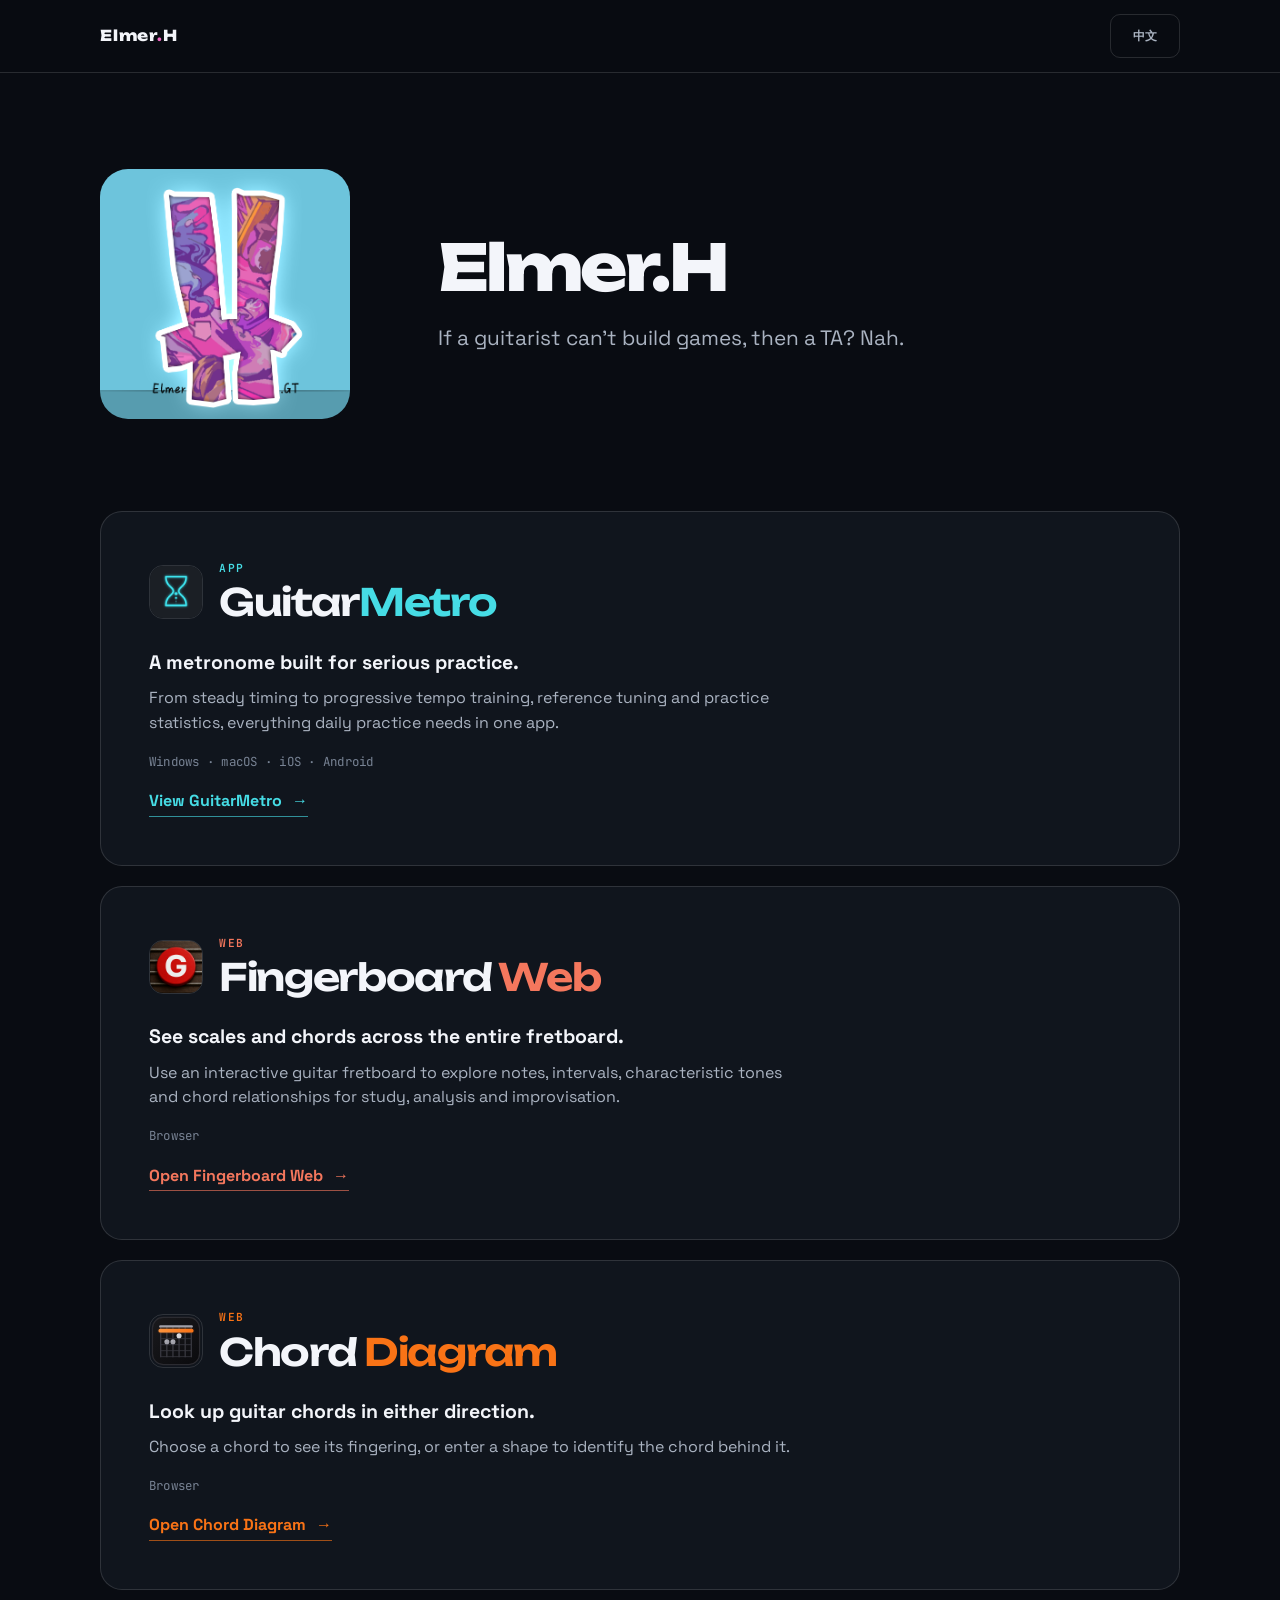
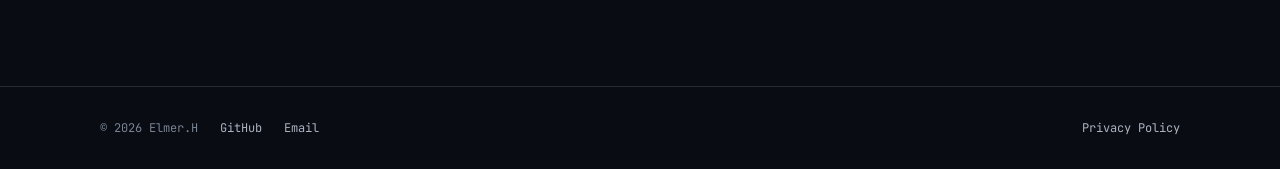
<file: index.html>
<!doctype html>
<html lang="en">
<head>
  <meta charset="utf-8">
  <meta name="viewport" content="width=device-width, initial-scale=1">
  <meta name="application-version" content="1.1.1">
  <title>Elmer.H — Apps &amp; Web Tools</title>
  <meta name="description" content="Independent apps and web tools by Elmer.H: GuitarMetro, Fingerboard Web and Chord Diagram.">
  <meta name="theme-color" content="#090c12">
  <meta property="og:title" content="Elmer.H — Apps &amp; Web Tools">
  <meta property="og:description" content="Independent apps and web tools by Elmer.H.">
  <meta property="og:type" content="website">
  <meta property="og:url" content="https://elmerh.com/">
  <meta property="og:image" content="https://elmerh.com/assets/logo.png">
  <link rel="canonical" href="https://elmerh.com/">
  <link rel="icon" href="assets/logo-mark.png" type="image/png">
  <link rel="stylesheet" href="assets/fonts.css">
  <style>
    :root {
      color-scheme: dark;
      --background: #090c12;
      --surface: #10151d;
      --text: #f3f5fa;
      --text-secondary: #aab3c1;
      --text-tertiary: #788394;
      --outline: rgba(255, 255, 255, 0.13);
      --outline-strong: rgba(255, 255, 255, 0.25);
      --focus: #f6b8e2;
      --brand: #f266c6;
      --guitarmetro: #46dce5;
      --fingerboard: #f4775d;
      --chord-diagram: #f97316;
      --display: "Unbounded", "Segoe UI Variable", sans-serif;
      --body: "Space Grotesk", "Segoe UI Variable", "PingFang SC", "Microsoft YaHei", sans-serif;
      --label: "JetBrains Mono", "Cascadia Code", monospace;
    }

    * { box-sizing: border-box; }
    html { min-width: 240px; background: var(--background); }

    body {
      min-height: 100vh;
      min-height: 100svh;
      margin: 0;
      color: var(--text);
      background: var(--background);
      font-family: var(--body);
      font-size: 1rem;
      line-height: 1.55;
      overflow-x: hidden;
    }

    a, button { -webkit-tap-highlight-color: transparent; }

    :focus-visible {
      outline: 3px solid var(--focus);
      outline-offset: 4px;
    }

    .shell {
      width: min(1080px, calc(100% - 48px));
      margin-inline: auto;
    }

    .skip-link {
      position: fixed;
      top: 12px;
      left: 12px;
      z-index: 30;
      padding: 10px 14px;
      border-radius: 8px;
      color: var(--background);
      background: var(--focus);
      font-weight: 700;
      text-decoration: none;
      transform: translateY(-160%);
    }

    .skip-link:focus { transform: translateY(0); }

    header {
      position: sticky;
      top: 0;
      z-index: 20;
      border-bottom: 1px solid var(--outline);
      background: rgba(9, 12, 18, 0.92);
      backdrop-filter: blur(14px);
      -webkit-backdrop-filter: blur(14px);
    }

    .nav {
      min-height: 72px;
      display: flex;
      align-items: center;
      gap: 18px;
    }

    .brand {
      color: var(--text);
      font-family: var(--display);
      font-size: 0.94rem;
      font-weight: 700;
      letter-spacing: 0.05em;
      text-decoration: none;
    }

    .brand-dot { color: var(--brand); }
    .nav-spacer { flex: 1; }

    .lang-button {
      min-width: 70px;
      min-height: 44px;
      padding: 8px 14px;
      border: 1px solid var(--outline);
      border-radius: 10px;
      color: var(--text-secondary);
      background: transparent;
      font-family: var(--label);
      font-size: 0.78rem;
      font-weight: 600;
      cursor: pointer;
      transition: color 150ms ease, border-color 150ms ease, background-color 150ms ease;
    }

    .lang-button:hover {
      color: var(--text);
      border-color: var(--outline-strong);
      background: rgba(255, 255, 255, 0.04);
    }

    main { padding-block: clamp(54px, 8vw, 96px); }

    .hero {
      display: grid;
      grid-template-columns: minmax(190px, 250px) minmax(0, 1fr);
      align-items: center;
      gap: clamp(42px, 7vw, 88px);
      padding-bottom: clamp(58px, 8vw, 92px);
    }

    .hero-logo {
      width: 100%;
      height: auto;
      aspect-ratio: 1;
      display: block;
      border-radius: 28px;
      object-fit: cover;
    }

    h1 {
      margin: 0;
      font-family: var(--display);
      font-size: clamp(2.25rem, 5vw, 4rem);
      font-weight: 700;
      letter-spacing: -0.04em;
      line-height: 1;
    }

    .personal-line {
      max-width: 36ch;
      margin: 24px 0 0;
      color: var(--text-secondary);
      font-size: clamp(1.05rem, 2vw, 1.3rem);
      line-height: 1.45;
    }

    .products {
      display: grid;
      gap: 20px;
    }

    .product {
      --accent: var(--brand);
      display: block;
      position: relative;
      padding: clamp(30px, 5vw, 48px);
      border: 1px solid var(--outline);
      border-radius: 22px;
      color: inherit;
      background: var(--surface);
      text-decoration: none;
      transition: border-color 180ms ease, background-color 180ms ease;
    }

    .product:hover,
    .product:focus-visible {
      border-color: color-mix(in srgb, var(--accent) 48%, var(--outline));
      background: color-mix(in srgb, var(--surface) 94%, var(--accent));
    }

    .product--guitarmetro { --accent: var(--guitarmetro); }
    .product--fingerboard { --accent: var(--fingerboard); }
    .product--chord-diagram { --accent: var(--chord-diagram); }

    .product-inner {
      max-width: 790px;
      transition: transform 180ms ease;
    }

    .product:hover .product-inner,
    .product:focus-visible .product-inner {
      transform: translateX(6px);
    }

    .product-heading {
      display: flex;
      align-items: center;
      gap: 16px;
    }

    .app-icon {
      width: 54px;
      height: 54px;
      flex: 0 0 auto;
      display: block;
      border: 1px solid var(--outline);
      border-radius: 14px;
      object-fit: cover;
    }

    .product-kind {
      margin: 0 0 5px;
      color: var(--accent);
      font-family: var(--label);
      font-size: 0.7rem;
      font-weight: 600;
      letter-spacing: 0.14em;
      text-transform: uppercase;
    }

    h2 {
      margin: 0;
      color: var(--text);
      font-family: var(--display);
      font-size: clamp(1.55rem, 3vw, 2.35rem);
      font-weight: 600;
      letter-spacing: -0.035em;
      line-height: 1.1;
    }

    .product-title-accent {
      color: var(--accent);
    }

    .product-summary {
      margin: 24px 0 0;
      color: var(--text);
      font-size: clamp(1.05rem, 2vw, 1.22rem);
      font-weight: 600;
    }

    .product-description {
      max-width: 66ch;
      margin: 8px 0 0;
      color: var(--text-secondary);
      font-size: 1rem;
    }

    .platforms {
      margin: 16px 0 0;
      color: var(--text-tertiary);
      font-family: var(--label);
      font-size: 0.78rem;
      letter-spacing: 0.02em;
    }

    .open-label {
      display: inline-flex;
      align-items: center;
      gap: 10px;
      margin-top: 18px;
      padding-bottom: 2px;
      border-bottom: 1px solid color-mix(in srgb, var(--accent) 62%, transparent);
      color: var(--accent);
      font-weight: 600;
    }

    .open-label span[aria-hidden="true"] {
      transition: transform 150ms ease;
    }

    .product:hover .open-label span[aria-hidden="true"],
    .product:focus-visible .open-label span[aria-hidden="true"] {
      transform: translateX(4px);
    }

    footer {
      border-top: 1px solid var(--outline);
      color: var(--text-tertiary);
      font-family: var(--label);
      font-size: 0.75rem;
    }

    .footer-inner {
      min-height: 82px;
      display: flex;
      align-items: center;
      gap: 22px;
      flex-wrap: wrap;
    }

    .footer-spacer { flex: 1; }

    footer a {
      color: var(--text-secondary);
      text-underline-offset: 4px;
      text-decoration-color: transparent;
    }

    footer a:hover {
      color: var(--text);
      text-decoration-color: var(--text-tertiary);
    }

    .zh-t { display: none; }
    html[lang="zh-CN"] .zh-t { display: inline; }
    html[lang="zh-CN"] .en-t { display: none; }

    @media (max-width: 720px) {
      .shell { width: min(100% - 36px, 620px); }
      main { padding-block: 48px 64px; }
      .hero {
        grid-template-columns: 1fr;
        gap: 30px;
        padding-bottom: 58px;
      }
      .hero-logo { width: min(210px, 58vw); }
      .personal-line { margin-top: 18px; }
      .product { padding: 30px; }
    }

    @media (max-width: 420px) {
      .shell { width: min(100% - 28px, 380px); }
      .nav { min-height: 64px; }
      main { padding-block: 38px 54px; }
      .hero { padding-bottom: 46px; }
      .hero-logo { width: min(180px, 58vw); border-radius: 22px; }
      .products { gap: 14px; }
      .product { padding: 24px; border-radius: 18px; }
      h1 { font-size: 2rem; }
      .product-heading { gap: 13px; }
      .app-icon { width: 48px; height: 48px; border-radius: 12px; }
      h2 { font-size: 1.4rem; }
      .product-summary { margin-top: 20px; }
      .footer-inner { align-items: flex-start; gap: 14px 20px; padding-block: 22px; }
      .footer-spacer { flex-basis: 100%; height: 0; }
    }

    @media (prefers-reduced-motion: reduce) {
      *, *::before, *::after {
        scroll-behavior: auto !important;
        transition-duration: 0.01ms !important;
        animation-duration: 0.01ms !important;
        animation-iteration-count: 1 !important;
      }
    }
  </style>
</head>
<body>
  <a class="skip-link" href="#products"><span class="en-t">Skip to products</span><span class="zh-t">跳到产品</span></a>

  <header>
    <nav class="nav shell" aria-label="Primary navigation">
      <a class="brand" href="/" aria-label="Elmer.H home">Elmer<span class="brand-dot">.</span>H</a>
      <span class="nav-spacer"></span>
      <button class="lang-button" id="languageButton" type="button" aria-pressed="false">
        <span class="en-t">中文</span><span class="zh-t">EN</span>
      </button>
    </nav>
  </header>

  <main>
    <div class="shell">
      <section class="hero" aria-labelledby="pageTitle">
        <img class="hero-logo" src="assets/logo.png" alt="" width="549" height="549">
        <div>
          <h1 id="pageTitle">Elmer.H</h1>
          <p class="personal-line">If a guitarist can’t build games, then a TA? Nah.</p>
        </div>
      </section>

      <section class="products" id="products" aria-label="Products">
        <a class="product product--guitarmetro" href="/guitarmetro/">
          <div class="product-inner">
            <div class="product-heading">
              <img class="app-icon" src="assets/guitarmetro-icon.png" alt="" width="54" height="54">
              <div>
                <p class="product-kind">App</p>
                <h2>Guitar<span class="product-title-accent">Metro</span></h2>
              </div>
            </div>
            <p class="product-summary">
              <span class="en-t">A metronome built for serious practice.</span>
              <span class="zh-t">为认真练习而做的节拍器。</span>
            </p>
            <p class="product-description">
              <span class="en-t">From steady timing to progressive tempo training, reference tuning and practice statistics, everything daily practice needs in one app.</span>
              <span class="zh-t">从稳定节拍到渐进变速、参考调弦和练习统计，把日常练琴需要放在一个 App 里。</span>
            </p>
            <p class="platforms">Windows · macOS · iOS · Android</p>
            <span class="open-label"><span class="en-t">View GuitarMetro</span><span class="zh-t">查看 GuitarMetro</span> <span aria-hidden="true">→</span></span>
          </div>
        </a>

        <a class="product product--fingerboard" href="/fingerboard/">
          <div class="product-inner">
            <div class="product-heading">
              <img class="app-icon" src="assets/fingerboard-web-icon.png" alt="" width="54" height="54">
              <div>
                <p class="product-kind">Web</p>
                <h2>Fingerboard <span class="product-title-accent">Web</span></h2>
              </div>
            </div>
            <p class="product-summary">
              <span class="en-t">See scales and chords across the entire fretboard.</span>
              <span class="zh-t">在整条指板上看懂音阶与和弦。</span>
            </p>
            <p class="product-description">
              <span class="en-t">Use an interactive guitar fretboard to explore notes, intervals, characteristic tones and chord relationships for study, analysis and improvisation.</span>
              <span class="zh-t">用可交互的吉他指板查看音名、音程、特征音和和弦关系，帮助学习、分析与即兴。</span>
            </p>
            <p class="platforms">Browser</p>
            <span class="open-label"><span class="en-t">Open Fingerboard Web</span><span class="zh-t">打开 Fingerboard Web</span> <span aria-hidden="true">→</span></span>
          </div>
        </a>

        <a class="product product--chord-diagram" href="/ChordDiagram/Lookup">
          <div class="product-inner">
            <div class="product-heading">
              <img class="app-icon" src="assets/chord-diagram-icon.svg" alt="" width="54" height="54">
              <div>
                <p class="product-kind">Web</p>
                <h2>Chord <span class="product-title-accent">Diagram</span></h2>
              </div>
            </div>
            <p class="product-summary">
              <span class="en-t">Look up guitar chords in either direction.</span>
              <span class="zh-t">双向查询与识别吉他和弦。</span>
            </p>
            <p class="product-description">
              <span class="en-t">Choose a chord to see its fingering, or enter a shape to identify the chord behind it.</span>
              <span class="zh-t">选择和弦查看指法，或输入指板形状识别它对应的和弦。</span>
            </p>
            <p class="platforms">Browser</p>
            <span class="open-label"><span class="en-t">Open Chord Diagram</span><span class="zh-t">打开 Chord Diagram</span> <span aria-hidden="true">→</span></span>
          </div>
        </a>
      </section>
    </div>
  </main>

  <footer>
    <div class="footer-inner shell">
      <span>© 2026 Elmer.H</span>
      <a href="https://github.com/ElmerH313">GitHub</a>
      <a href="mailto:elmerhou@163.com">Email</a>
      <span class="footer-spacer"></span>
      <a href="privacy.html"><span class="en-t">Privacy Policy</span><span class="zh-t">隐私政策</span></a>
    </div>
  </footer>

  <script>
    (function () {
      var button = document.getElementById('languageButton');
      var language = /^zh(?:-|$)/i.test(navigator.language || '') ? 'zh-CN' : 'en';

      try {
        var savedLanguage = localStorage.getItem('lang');
        if (savedLanguage === 'zh' || savedLanguage === 'en') {
          language = savedLanguage === 'zh' ? 'zh-CN' : 'en';
        }
      } catch (_) {
        // Continue with the browser language when storage is unavailable.
      }

      function applyLanguage(nextLanguage) {
        var isChinese = nextLanguage === 'zh-CN';
        document.documentElement.lang = isChinese ? 'zh-CN' : 'en';
        button.setAttribute('aria-pressed', String(isChinese));
        button.setAttribute('aria-label', isChinese ? 'Switch to English' : '切换到中文');
      }

      applyLanguage(language);

      button.addEventListener('click', function () {
        var nextLanguage = document.documentElement.lang === 'zh-CN' ? 'en' : 'zh-CN';
        applyLanguage(nextLanguage);
        try {
          localStorage.setItem('lang', nextLanguage === 'zh-CN' ? 'zh' : 'en');
        } catch (_) {
          // The language still changes when storage is unavailable.
        }
      });
    })();
  </script>
</body>
</html>
</file>
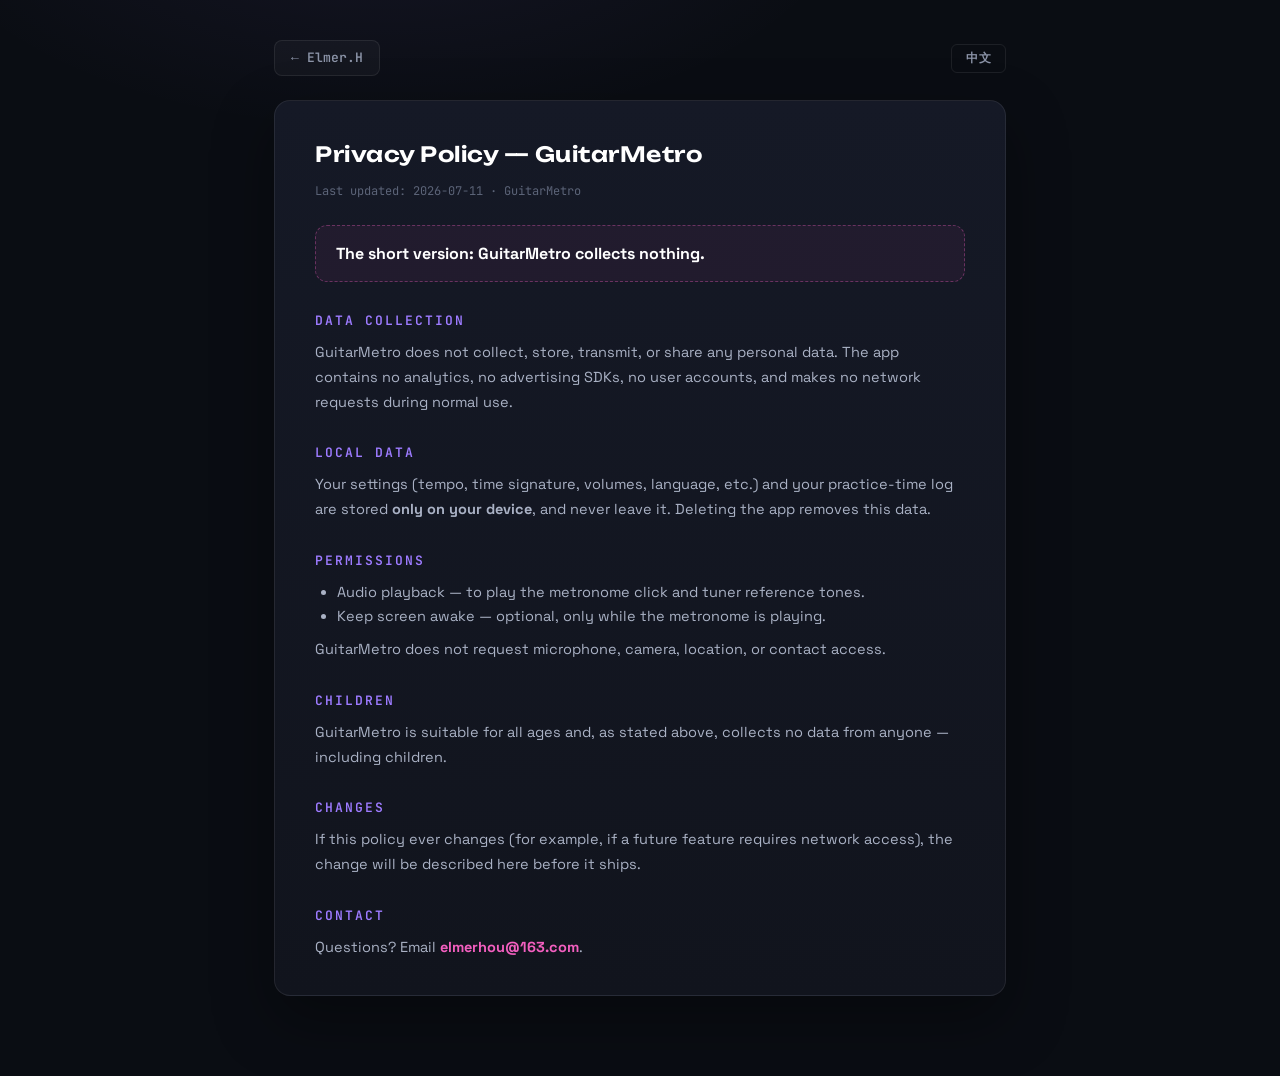
<file: privacy.html>
<!DOCTYPE html>
<html lang="en">
<head>
<meta charset="UTF-8">
<meta name="viewport" content="width=device-width, initial-scale=1.0">
<title>Privacy Policy — GuitarMetro / Elmer.H</title>
<link rel="icon" href="assets/logo-mark.png" type="image/png">
<link rel="stylesheet" href="assets/fonts.css">
<style>
  :root {
    --bg: #0a0d13; --panel: #11141d; --panel-2: #151926;
    --line: rgba(255, 255, 255, 0.08);
    --text: #d8dde8; --muted: #8b93a7; --faint: #5c6478;
    --pink: #f45fc0; --purple: #9d7bff;
  }
  * { margin: 0; padding: 0; box-sizing: border-box; }
  body {
    background:
      radial-gradient(800px 400px at 30% -10%, rgba(157, 123, 255, 0.08), transparent 60%),
      var(--bg);
    color: var(--text);
    font-family: "Space Grotesk", "PingFang SC", "Microsoft YaHei", sans-serif;
    line-height: 1.7;
  }
  ::selection { background: rgba(244, 95, 192, 0.35); }
  .zh { display: none; }
  body.zh-on .zh { display: block; }
  .wrap { max-width: 780px; margin: 0 auto; padding: 40px 24px 80px; }
  .topbar { display: flex; align-items: center; gap: 12px; }
  a.back {
    display: inline-block; color: var(--muted);
    background: rgba(255, 255, 255, 0.03);
    text-decoration: none; font-size: 13px; font-weight: 600;
    font-family: "JetBrains Mono", monospace;
    padding: 6px 16px; border: 1px solid var(--line); border-radius: 8px;
  }
  a.back:hover { color: var(--pink); border-color: rgba(244, 95, 192, 0.5); }
  .spacer { flex: 1; }
  .lang-btn {
    background: transparent; color: var(--muted);
    border: 1px solid var(--line); border-radius: 6px;
    padding: 5px 14px; font-size: 12px; font-weight: 600; cursor: pointer;
    font-family: "JetBrains Mono", monospace; letter-spacing: 0.5px;
  }
  .lang-btn:hover { color: var(--pink); border-color: rgba(244, 95, 192, 0.5); }
  .sheet {
    margin-top: 24px;
    background: linear-gradient(180deg, var(--panel-2), var(--panel));
    border: 1px solid var(--line); border-radius: 16px;
    padding: 36px 40px;
    box-shadow: 0 24px 60px rgba(0, 0, 0, 0.35);
  }
  h1 {
    font-family: "Unbounded", sans-serif;
    font-size: 21px; font-weight: 600; color: #fff; letter-spacing: 0.5px;
  }
  .updated {
    color: var(--faint); font-size: 12px; margin: 8px 0 24px;
    font-family: "JetBrains Mono", monospace;
  }
  h2 {
    margin: 28px 0 8px;
    font-family: "JetBrains Mono", monospace;
    font-size: 13px; font-weight: 600; letter-spacing: 2px;
    text-transform: uppercase; color: var(--purple);
  }
  p, li { color: #aab2c5; font-size: 14.5px; }
  ul { margin: 8px 0 8px 22px; }
  .hero-line {
    background: rgba(244, 95, 192, 0.06);
    border: 1px dashed rgba(244, 95, 192, 0.35); border-radius: 12px;
    padding: 14px 20px; margin-bottom: 8px; font-weight: 600; color: #fff;
  }
  .hero-line .zh { font-weight: 400; }
  .zh { color: var(--faint); font-size: 13.5px; margin-top: 4px; }
  a.mail { color: var(--pink); font-weight: 600; text-decoration: none; }
  a.mail:hover { text-decoration: underline; }
  @media (max-width: 600px) {
    .wrap { padding: 26px 16px 60px; }
    .sheet { padding: 26px 20px; border-radius: 14px; }
    h1 { font-size: 18px; }
    p, li { font-size: 14px; }
  }
</style>
</head>
<body>
<div class="wrap">
  <div class="topbar">
    <a class="back" href="index.html">← Elmer.H</a>
    <span class="spacer"></span>
    <button class="lang-btn" onclick="toggleLang()" id="langBtn">中文</button>
  </div>
  <div class="sheet">
    <h1>Privacy Policy — GuitarMetro</h1>
    <div class="updated">Last updated: 2026-07-11 · GuitarMetro</div>

    <div class="hero-line">
      The short version: GuitarMetro collects nothing.
      <div class="zh">一句话版本：GuitarMetro 不收集任何数据。</div>
    </div>

    <h2>Data Collection</h2>
    <p>GuitarMetro does not collect, store, transmit, or share any personal data.
       The app contains no analytics, no advertising SDKs, no user accounts, and
       makes no network requests during normal use.</p>
    <p class="zh">GuitarMetro 不收集、不存储、不传输、不共享任何个人数据。应用不含统计分析、
       不含广告 SDK、没有账号系统，正常使用中不发起任何网络请求。</p>

    <h2>Local Data</h2>
    <p>Your settings (tempo, time signature, volumes, language, etc.) and your
       practice-time log are stored <b>only on your device</b>, and never leave it.
       Deleting the app removes this data.</p>
    <p class="zh">您的设置（速度、拍号、音量、语言等）与练琴时长记录仅保存在
       <b>您自己的设备上</b>，绝不会离开设备。卸载应用即删除这些数据。</p>

    <h2>Permissions</h2>
    <ul>
      <li>Audio playback — to play the metronome click and tuner reference tones.</li>
      <li>Keep screen awake — optional, only while the metronome is playing.</li>
    </ul>
    <p>GuitarMetro does not request microphone, camera, location, or contact access.</p>
    <p class="zh">应用仅使用音频播放与（播放时的）屏幕常亮能力；不请求麦克风、相机、
       位置或通讯录权限。</p>

    <h2>Children</h2>
    <p>GuitarMetro is suitable for all ages and, as stated above, collects no data
       from anyone — including children.</p>
    <p class="zh">GuitarMetro 适合所有年龄使用；如上所述，不向包括儿童在内的任何人收集数据。</p>

    <h2>Changes</h2>
    <p>If this policy ever changes (for example, if a future feature requires
       network access), the change will be described here before it ships.</p>
    <p class="zh">若本政策发生变化（例如未来功能需要联网），会在功能上线前于本页说明。</p>

    <h2>Contact</h2>
    <p>Questions? Email <a class="mail" href="mailto:elmerhou@163.com">elmerhou@163.com</a>.</p>
  </div>
</div>
<script>
  // English-only by default; the toggle reveals the Chinese companion text (persisted).
  (function () {
    if (localStorage.getItem('lang') === 'zh') {
      document.body.classList.add('zh-on');
      document.getElementById('langBtn').textContent = 'EN';
    }
  })();
  function toggleLang() {
    var on = document.body.classList.toggle('zh-on');
    localStorage.setItem('lang', on ? 'zh' : 'en');
    document.getElementById('langBtn').textContent = on ? 'EN' : '中文';
  }
</script>
</body>
</html>
</file>
<file: assets/fonts.css>
@font-face { font-family: 'JetBrains Mono'; font-style: normal; font-weight: 400; font-display: swap; src: url('fonts/JetBrainsMono-400.woff2') format('woff2'); }
@font-face { font-family: 'JetBrains Mono'; font-style: normal; font-weight: 600; font-display: swap; src: url('fonts/JetBrainsMono-600.woff2') format('woff2'); }
@font-face { font-family: 'Space Grotesk'; font-style: normal; font-weight: 400; font-display: swap; src: url('fonts/SpaceGrotesk-400.woff2') format('woff2'); }
@font-face { font-family: 'Space Grotesk'; font-style: normal; font-weight: 500; font-display: swap; src: url('fonts/SpaceGrotesk-500.woff2') format('woff2'); }
@font-face { font-family: 'Space Grotesk'; font-style: normal; font-weight: 700; font-display: swap; src: url('fonts/SpaceGrotesk-700.woff2') format('woff2'); }
@font-face { font-family: 'Unbounded'; font-style: normal; font-weight: 600; font-display: swap; src: url('fonts/Unbounded-600.woff2') format('woff2'); }
@font-face { font-family: 'Unbounded'; font-style: normal; font-weight: 800; font-display: swap; src: url('fonts/Unbounded-800.woff2') format('woff2'); }
</file>
